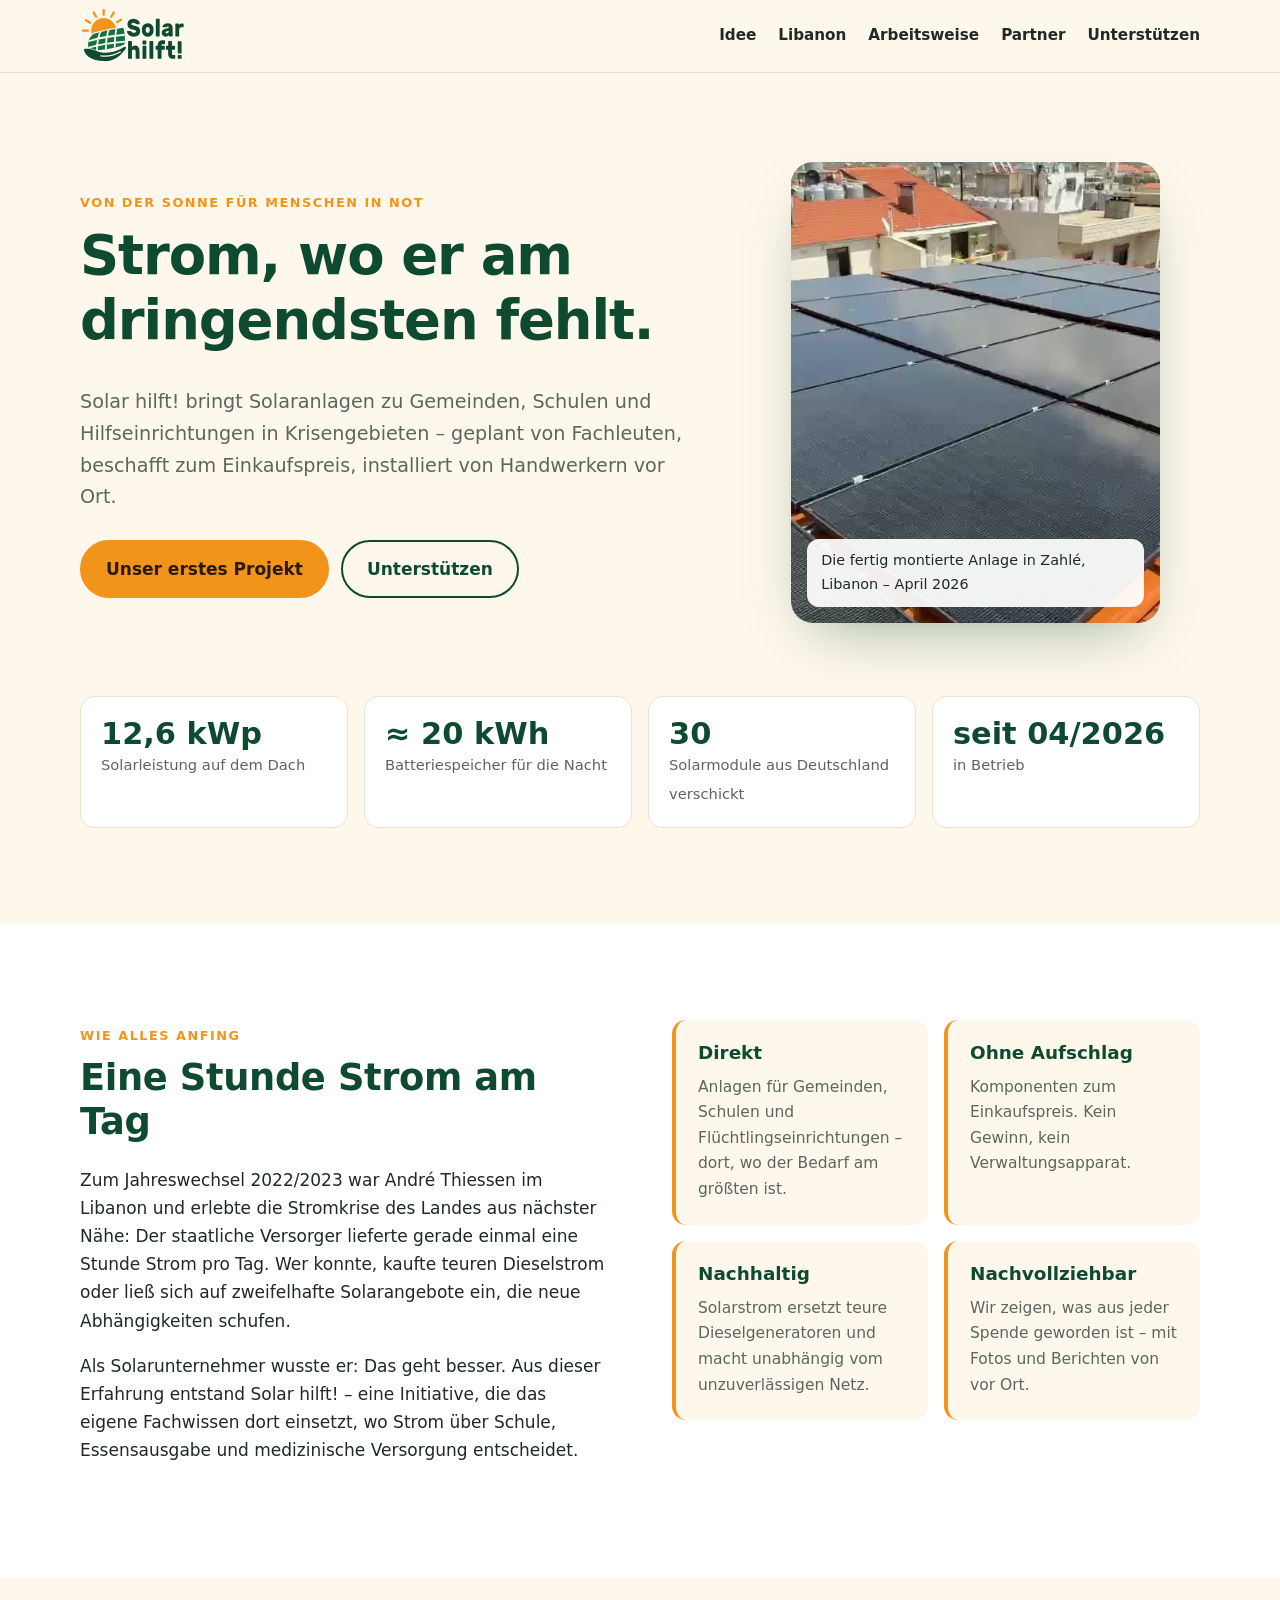
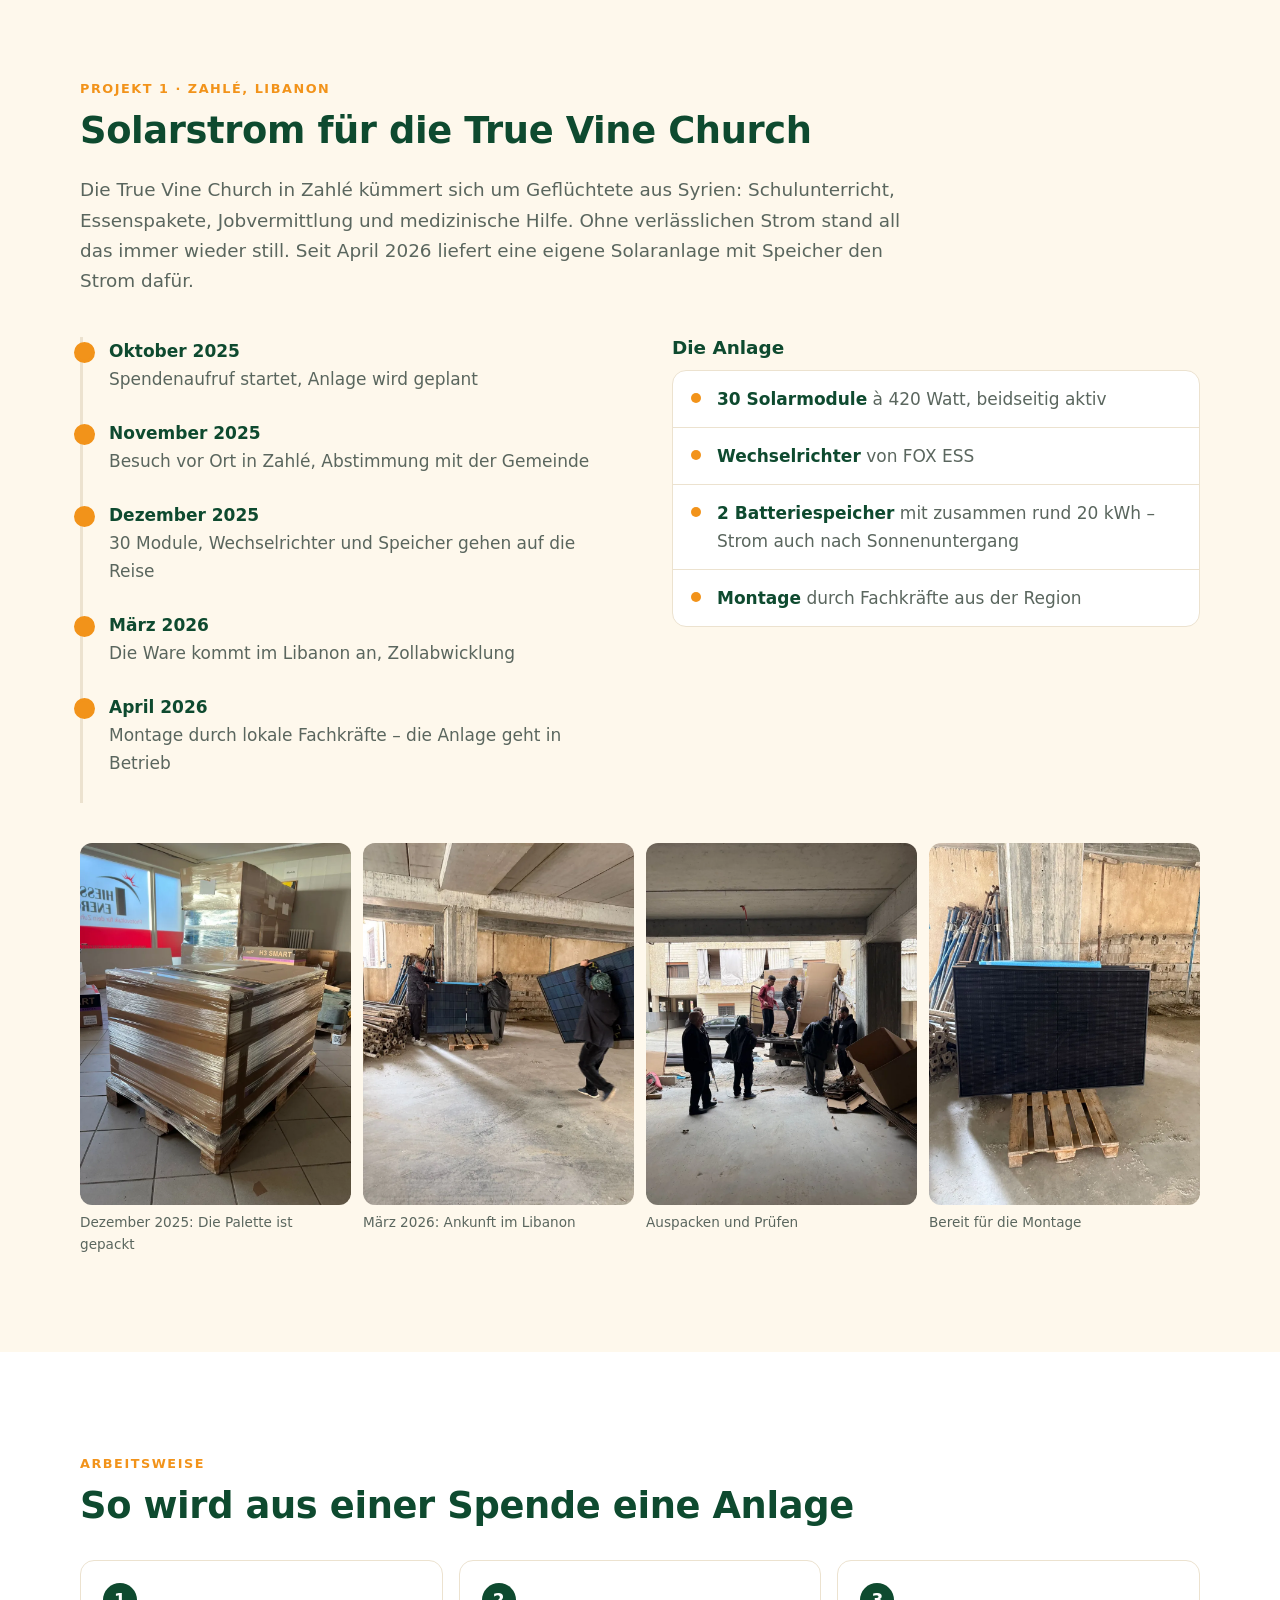
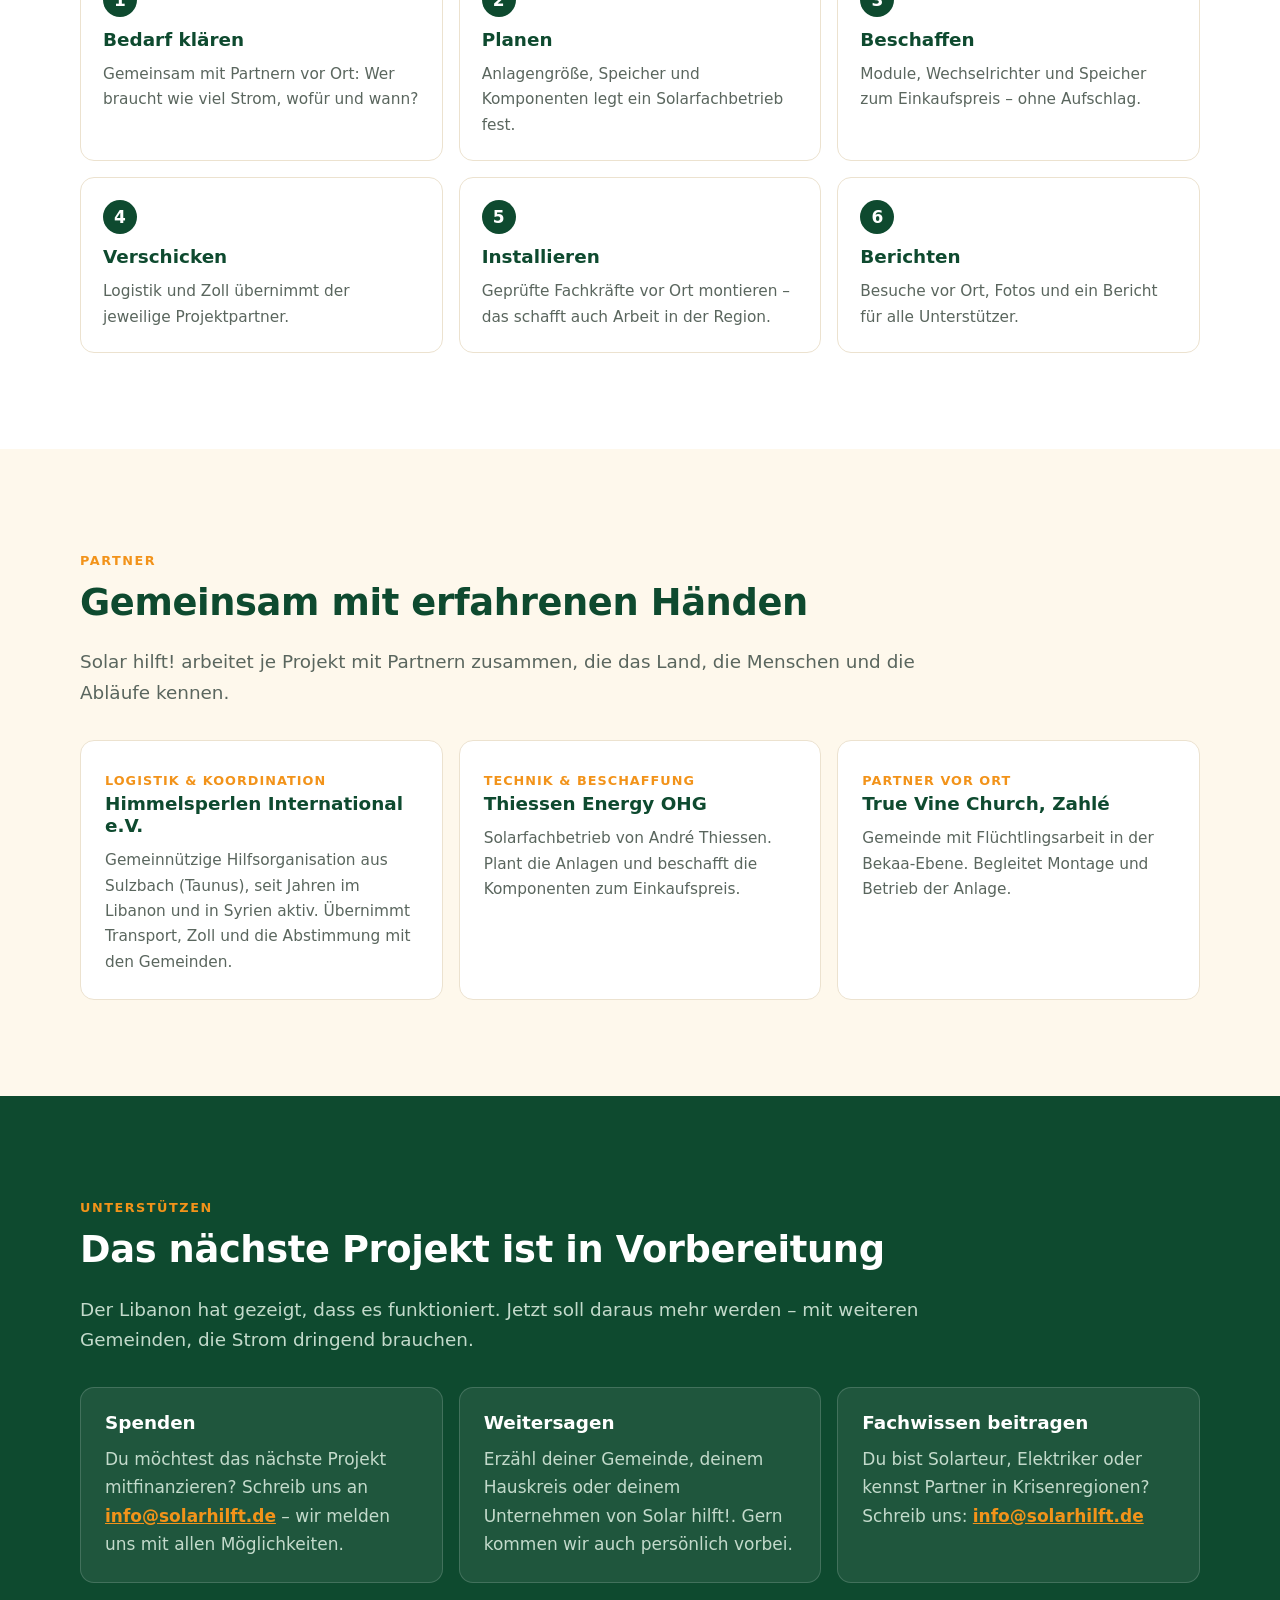
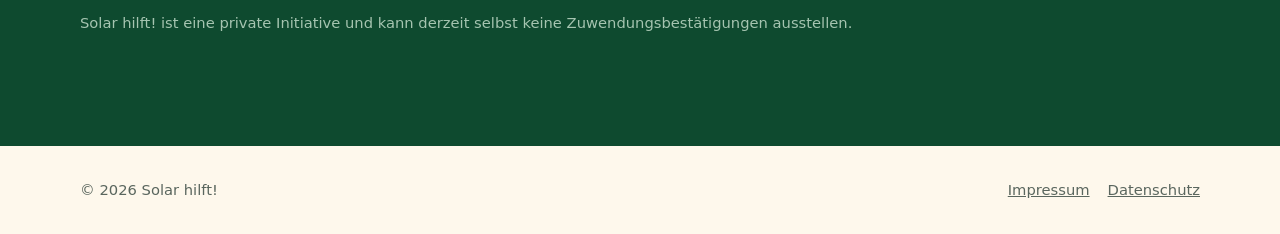
<file: index.html>
<!doctype html>
<html lang="de">
<head>
<meta charset="utf-8">
<meta name="viewport" content="width=device-width, initial-scale=1">
<title>Solar hilft! – Solarstrom für Menschen in Krisengebieten</title>
<meta name="description" content="Solar hilft! bringt Solaranlagen zu Gemeinden in Krisengebieten. Erstes Projekt: 12,6 kWp mit Speicher für eine Flüchtlingshilfe in Zahlé, Libanon – seit April 2026 in Betrieb.">
<meta property="og:title" content="Solar hilft! – Solarstrom für Menschen in Krisengebieten">
<meta property="og:description" content="Erstes Projekt: Solaranlage mit Speicher für eine Gemeinde in Zahlé, Libanon, die sich um Geflüchtete kümmert. Seit April 2026 in Betrieb.">
<meta property="og:image" content="https://solarhilft.de/bilder/anlage-zahle.webp">
<meta property="og:type" content="website">
<link rel="icon" href="favicon.svg" type="image/svg+xml">
<link rel="icon" href="favicon.png" type="image/png">
<link rel="apple-touch-icon" href="apple-touch-icon.png">
<link rel="stylesheet" href="stil.css">
</head>
<body>

<header class="kopf">
  <div class="rahmen">
    <a class="marke" href="#"><img src="bilder/logo.svg" alt="Solar hilft!" width="108" height="56"></a>
    <nav class="navi" aria-label="Hauptnavigation">
      <a href="#idee">Idee</a>
      <a href="#libanon">Libanon</a>
      <a href="#arbeitsweise">Arbeitsweise</a>
      <a href="#partner">Partner</a>
      <a href="#unterstuetzen">Unterstützen</a>
    </nav>
  </div>
</header>

<a class="hinweisband" id="band-sam-childers" href="sam-childers/">
  <span class="rahmen"><span><strong>Sa 17.10., 18 Uhr:</strong> Solar hilft! lädt ein – Sam Childers, der echte Machine Gun Preacher, live in Kassel.</span><span class="pfeil">Mehr erfahren →</span></span>
</a>
<script>
  if (Date.now() > Date.parse("2026-10-17T22:00:00+02:00")) document.getElementById("band-sam-childers").remove();
</script>

<main>

<section class="buehne">
  <div class="rahmen oben">
    <div>
      <span class="dachzeile">Von der Sonne für Menschen in Not</span>
      <h1>Strom, wo er am dringendsten fehlt.</h1>
      <p>Solar hilft! bringt Solaranlagen zu Gemeinden, Schulen und Hilfseinrichtungen in Krisengebieten – geplant von Fachleuten, beschafft zum Einkaufspreis, installiert von Handwerkern vor Ort.</p>
      <div class="knoepfe">
        <a class="knopf" href="#libanon">Unser erstes Projekt</a>
        <a class="knopf leer" href="#unterstuetzen">Unterstützen</a>
      </div>
    </div>
    <figure class="buehnenbild">
      <img src="bilder/anlage-zahle.webp" alt="Schwarze Solarmodule auf einem Dach in Zahlé, im Hintergrund die Bekaa-Ebene und Berge" width="464" height="832">
      <figcaption>Die fertig montierte Anlage in Zahlé, Libanon – April 2026</figcaption>
    </figure>
  </div>
  <div class="rahmen">
    <div class="zahlen">
      <div class="zahl"><strong>12,6 kWp</strong><span>Solarleistung auf dem Dach</span></div>
      <div class="zahl"><strong>≈ 20 kWh</strong><span>Batteriespeicher für die Nacht</span></div>
      <div class="zahl"><strong>30</strong><span>Solarmodule aus Deutschland verschickt</span></div>
      <div class="zahl"><strong>seit 04/2026</strong><span>in Betrieb</span></div>
    </div>
  </div>
</section>

<section id="idee" class="abschnitt-weiss">
  <div class="rahmen zweispaltig">
    <div>
      <span class="dachzeile">Wie alles anfing</span>
      <h2>Eine Stunde Strom am Tag</h2>
      <p>Zum Jahreswechsel 2022/2023 war André Thiessen im Libanon und erlebte die Stromkrise des Landes aus nächster Nähe: Der staatliche Versorger lieferte gerade einmal eine Stunde Strom pro Tag. Wer konnte, kaufte teuren Dieselstrom oder ließ sich auf zweifelhafte Solarangebote ein, die neue Abhängigkeiten schufen.</p>
      <p>Als Solarunternehmer wusste er: Das geht besser. Aus dieser Erfahrung entstand Solar hilft! – eine Initiative, die das eigene Fachwissen dort einsetzt, wo Strom über Schule, Essensausgabe und medizinische Versorgung entscheidet.</p>
    </div>
    <div class="leitsaetze">
      <div class="leitsatz"><h3>Direkt</h3><p>Anlagen für Gemeinden, Schulen und Flüchtlingseinrichtungen – dort, wo der Bedarf am größten ist.</p></div>
      <div class="leitsatz"><h3>Ohne Aufschlag</h3><p>Komponenten zum Einkaufspreis. Kein Gewinn, kein Verwaltungsapparat.</p></div>
      <div class="leitsatz"><h3>Nachhaltig</h3><p>Solarstrom ersetzt teure Dieselgeneratoren und macht unabhängig vom unzuverlässigen Netz.</p></div>
      <div class="leitsatz"><h3>Nachvollziehbar</h3><p>Wir zeigen, was aus jeder Spende geworden ist – mit Fotos und Berichten von vor Ort.</p></div>
    </div>
  </div>
</section>

<section id="libanon">
  <div class="rahmen">
    <span class="dachzeile">Projekt 1 · Zahlé, Libanon</span>
    <h2>Solarstrom für die True Vine Church</h2>
    <p class="einleitung">Die True Vine Church in Zahlé kümmert sich um Geflüchtete aus Syrien: Schulunterricht, Essenspakete, Jobvermittlung und medizinische Hilfe. Ohne verlässlichen Strom stand all das immer wieder still. Seit April 2026 liefert eine eigene Solaranlage mit Speicher den Strom dafür.</p>

    <div class="zweispaltig" style="margin-top:40px">
      <ol class="zeitleiste">
        <li class="fertig"><time>Oktober 2025</time><p>Spendenaufruf startet, Anlage wird geplant</p></li>
        <li class="fertig"><time>November 2025</time><p>Besuch vor Ort in Zahlé, Abstimmung mit der Gemeinde</p></li>
        <li class="fertig"><time>Dezember 2025</time><p>30 Module, Wechselrichter und Speicher gehen auf die Reise</p></li>
        <li class="fertig"><time>März 2026</time><p>Die Ware kommt im Libanon an, Zollabwicklung</p></li>
        <li class="fertig"><time>April 2026</time><p>Montage durch lokale Fachkräfte – die Anlage geht in Betrieb</p></li>
      </ol>
      <div>
        <h3>Die Anlage</h3>
        <ul class="technik">
          <li><strong>30 Solarmodule</strong> à 420 Watt, beidseitig aktiv</li>
          <li><strong>Wechselrichter</strong> von FOX ESS</li>
          <li><strong>2 Batteriespeicher</strong> mit zusammen rund 20 kWh – Strom auch nach Sonnenuntergang</li>
          <li><strong>Montage</strong> durch Fachkräfte aus der Region</li>
        </ul>
      </div>
    </div>

    <div class="galerie">
      <figure><img src="bilder/palette-versand.webp" alt="Verpackte Palette mit Solarmodulen vor dem Versand" loading="lazy" width="900" height="1200"><figcaption>Dezember 2025: Die Palette ist gepackt</figcaption></figure>
      <figure><img src="bilder/ankunft-libanon-1.webp" alt="Helfer tragen Solarmodule in einen Rohbau im Libanon" loading="lazy" width="900" height="1200"><figcaption>März 2026: Ankunft im Libanon</figcaption></figure>
      <figure><img src="bilder/ankunft-libanon-2.webp" alt="Helfer beim Auspacken der Lieferung" loading="lazy" width="900" height="1200"><figcaption>Auspacken und Prüfen</figcaption></figure>
      <figure><img src="bilder/modul-libanon.webp" alt="Ein schwarzes Solarmodul auf einer Palette" loading="lazy" width="900" height="1200"><figcaption>Bereit für die Montage</figcaption></figure>
    </div>
  </div>
</section>

<section id="arbeitsweise" class="abschnitt-weiss">
  <div class="rahmen">
    <span class="dachzeile">Arbeitsweise</span>
    <h2>So wird aus einer Spende eine Anlage</h2>
    <ol class="schritte" style="margin-top:32px">
      <li><h3>Bedarf klären</h3><p>Gemeinsam mit Partnern vor Ort: Wer braucht wie viel Strom, wofür und wann?</p></li>
      <li><h3>Planen</h3><p>Anlagengröße, Speicher und Komponenten legt ein Solarfachbetrieb fest.</p></li>
      <li><h3>Beschaffen</h3><p>Module, Wechselrichter und Speicher zum Einkaufspreis – ohne Aufschlag.</p></li>
      <li><h3>Verschicken</h3><p>Logistik und Zoll übernimmt der jeweilige Projektpartner.</p></li>
      <li><h3>Installieren</h3><p>Geprüfte Fachkräfte vor Ort montieren – das schafft auch Arbeit in der Region.</p></li>
      <li><h3>Berichten</h3><p>Besuche vor Ort, Fotos und ein Bericht für alle Unterstützer.</p></li>
    </ol>
  </div>
</section>

<section id="partner">
  <div class="rahmen">
    <span class="dachzeile">Partner</span>
    <h2>Gemeinsam mit erfahrenen Händen</h2>
    <p class="einleitung">Solar hilft! arbeitet je Projekt mit Partnern zusammen, die das Land, die Menschen und die Abläufe kennen.</p>
    <div class="partner" style="margin-top:32px">
      <div class="partnerkarte"><span class="rolle">Logistik &amp; Koordination</span><h3>Himmelsperlen International e.V.</h3><p>Gemeinnützige Hilfsorganisation aus Sulzbach (Taunus), seit Jahren im Libanon und in Syrien aktiv. Übernimmt Transport, Zoll und die Abstimmung mit den Gemeinden.</p></div>
      <div class="partnerkarte"><span class="rolle">Technik &amp; Beschaffung</span><h3>Thiessen Energy OHG</h3><p>Solarfachbetrieb von André Thiessen. Plant die Anlagen und beschafft die Komponenten zum Einkaufspreis.</p></div>
      <div class="partnerkarte"><span class="rolle">Partner vor Ort</span><h3>True Vine Church, Zahlé</h3><p>Gemeinde mit Flüchtlingsarbeit in der Bekaa-Ebene. Begleitet Montage und Betrieb der Anlage.</p></div>
    </div>
  </div>
</section>

<section id="unterstuetzen" class="mitmachen">
  <div class="rahmen">
    <span class="dachzeile">Unterstützen</span>
    <h2>Das nächste Projekt ist in Vorbereitung</h2>
    <p class="einleitung">Der Libanon hat gezeigt, dass es funktioniert. Jetzt soll daraus mehr werden – mit weiteren Gemeinden, die Strom dringend brauchen.</p>
    <div class="wege">
      <div class="weg"><h3>Spenden</h3><p>Du möchtest das nächste Projekt mitfinanzieren? Schreib uns an <a href="mailto:info@solarhilft.de">info@solarhilft.de</a> – wir melden uns mit allen Möglichkeiten.</p></div>
      <div class="weg"><h3>Weitersagen</h3><p>Erzähl deiner Gemeinde, deinem Hauskreis oder deinem Unternehmen von Solar hilft!. Gern kommen wir auch persönlich vorbei.</p></div>
      <div class="weg"><h3>Fachwissen beitragen</h3><p>Du bist Solarteur, Elektriker oder kennst Partner in Krisenregionen? Schreib uns: <a href="mailto:info@solarhilft.de">info@solarhilft.de</a></p></div>
    </div>
    <p class="hinweis">Solar hilft! ist eine private Initiative und kann derzeit selbst keine Zuwendungsbestätigungen ausstellen.</p>
  </div>
</section>

</main>

<footer class="fuss">
  <div class="rahmen">
    <span>© 2026 Solar hilft!</span>
    <span><a href="impressum.html">Impressum</a><a href="datenschutz.html">Datenschutz</a></span>
  </div>
</footer>

</body>
</html>
</file>
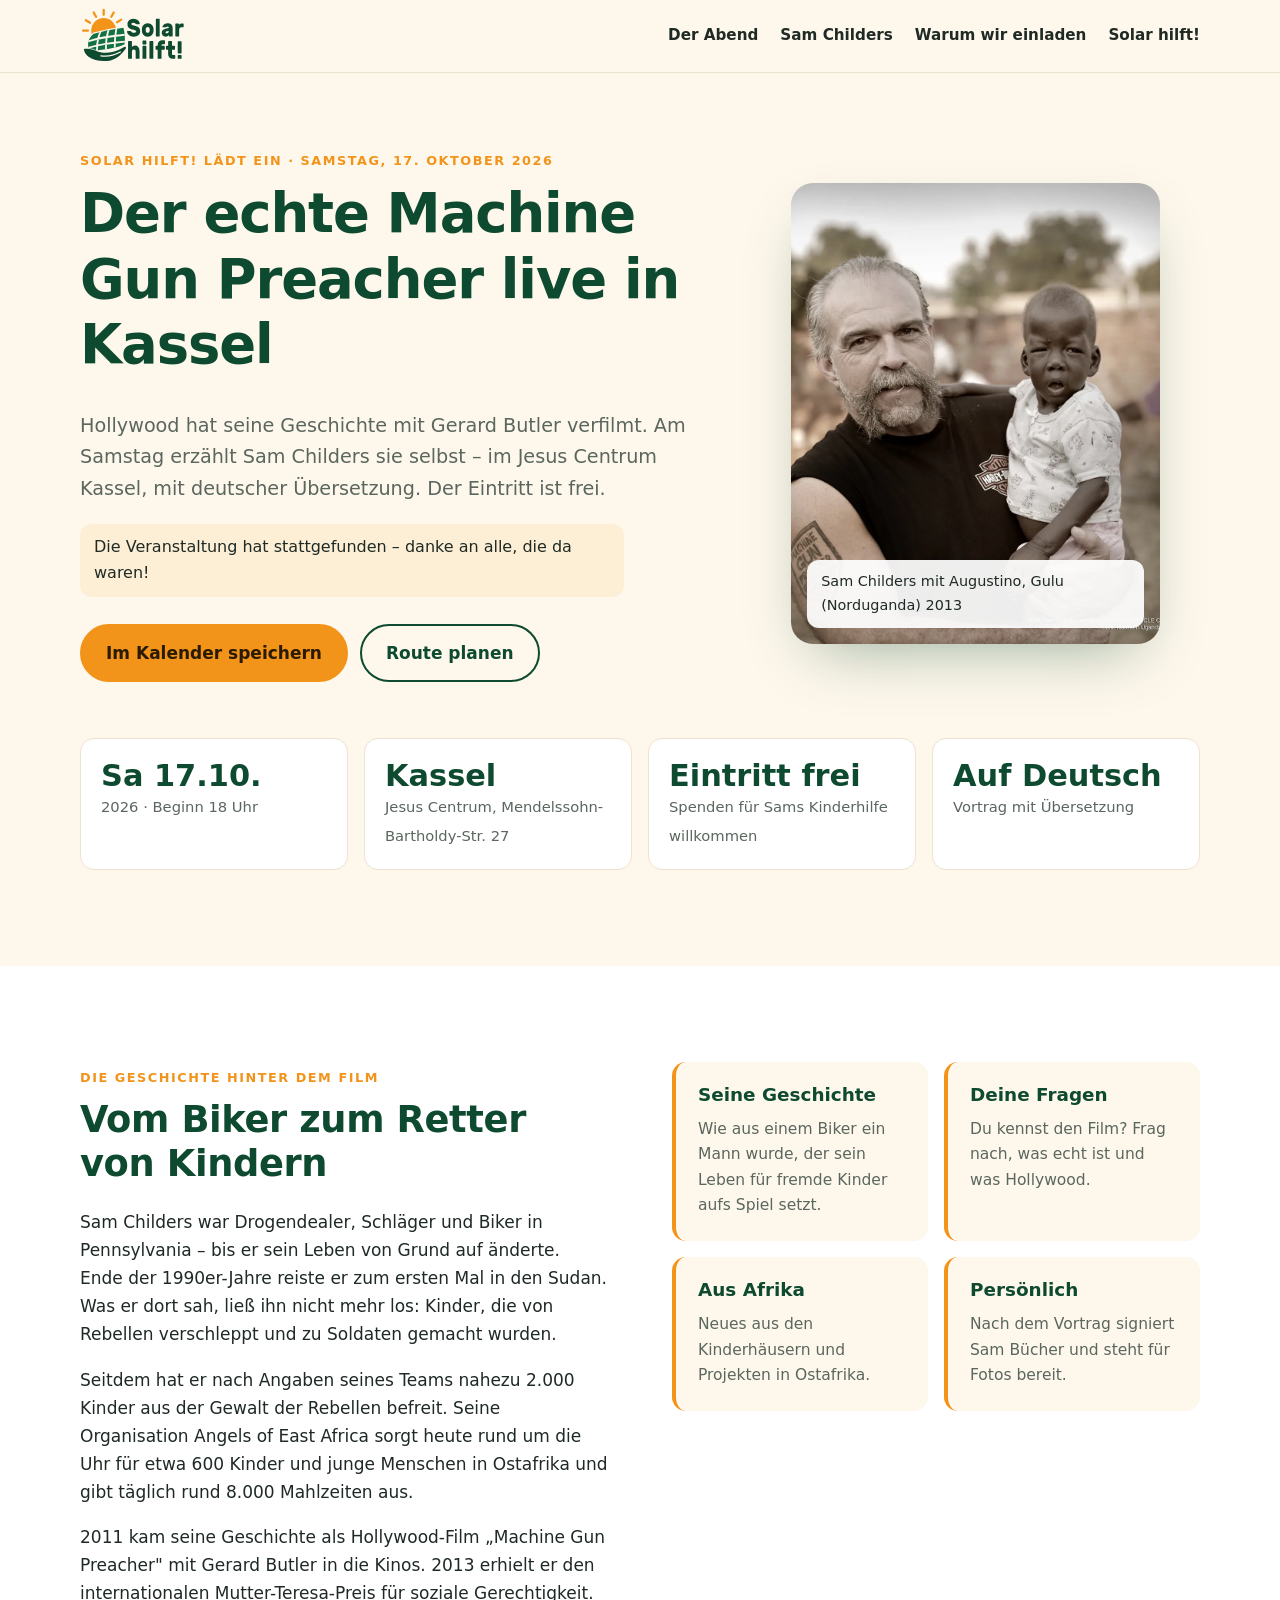
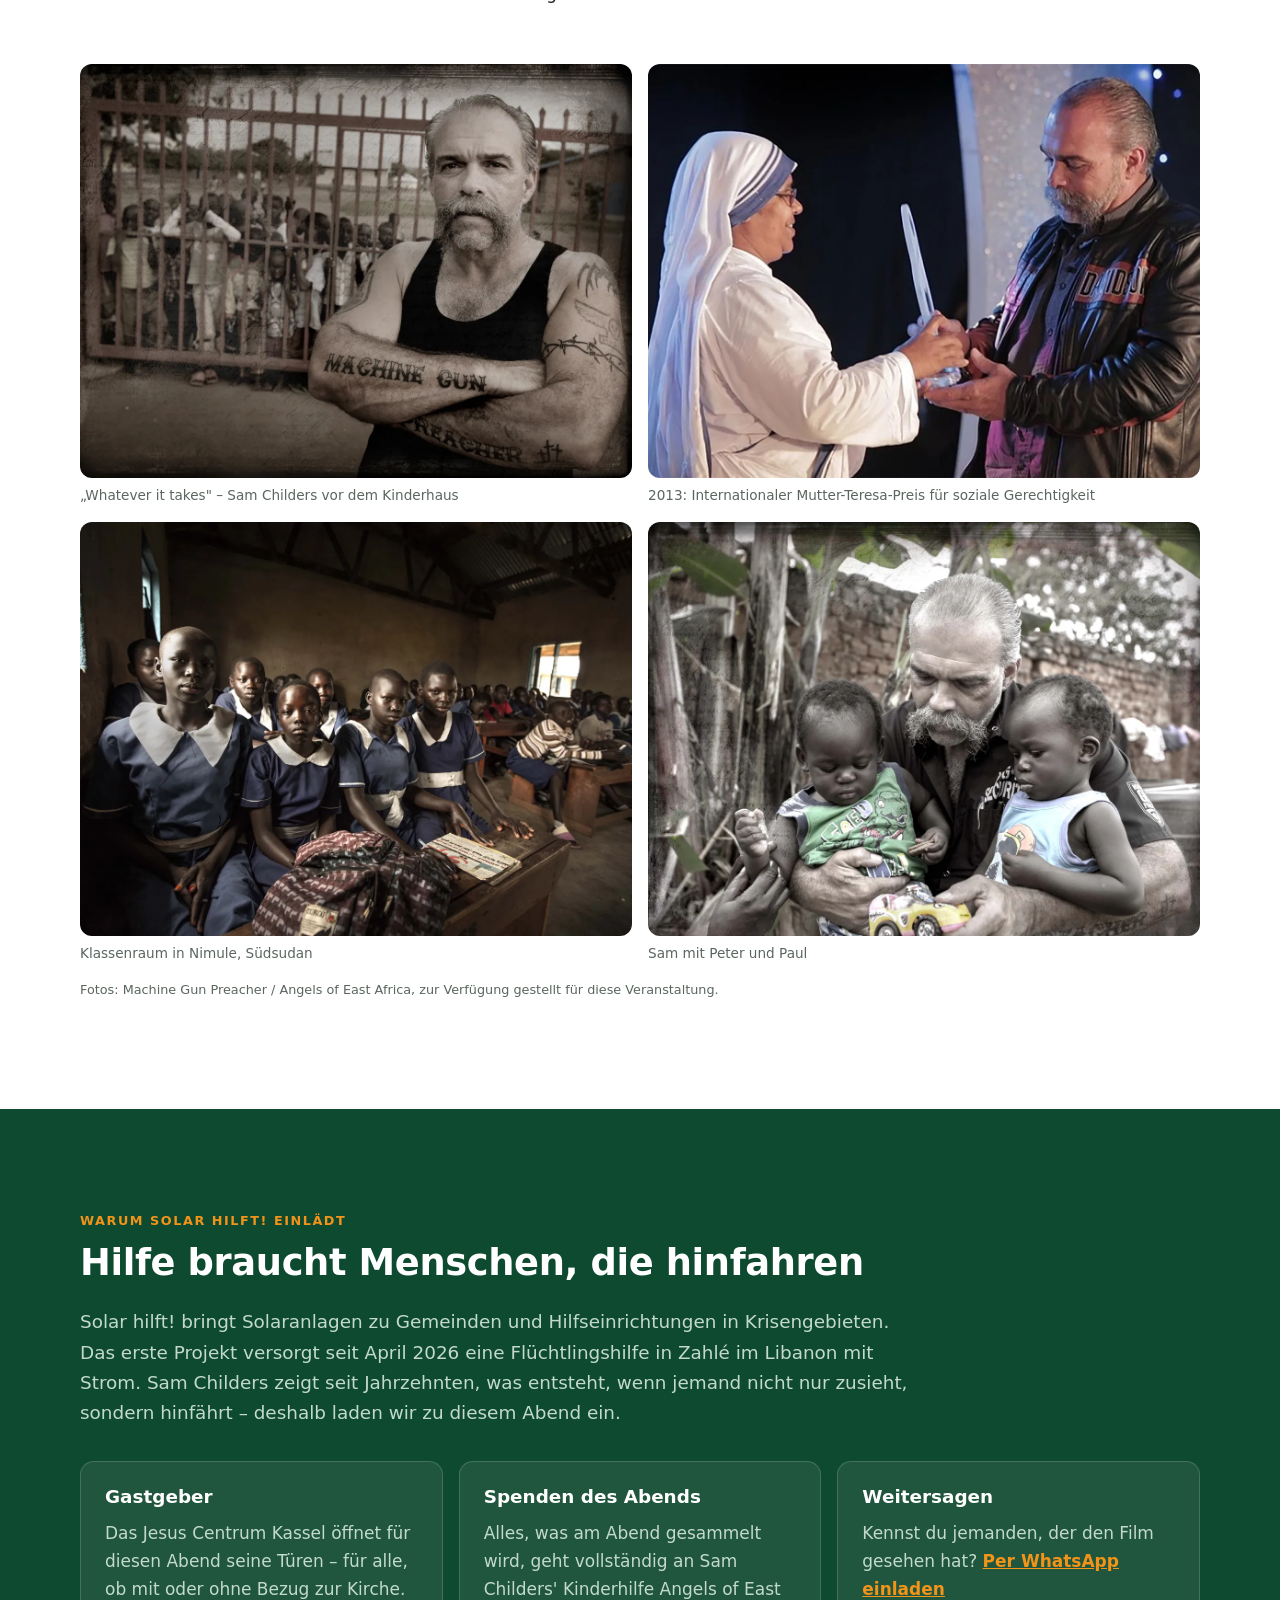
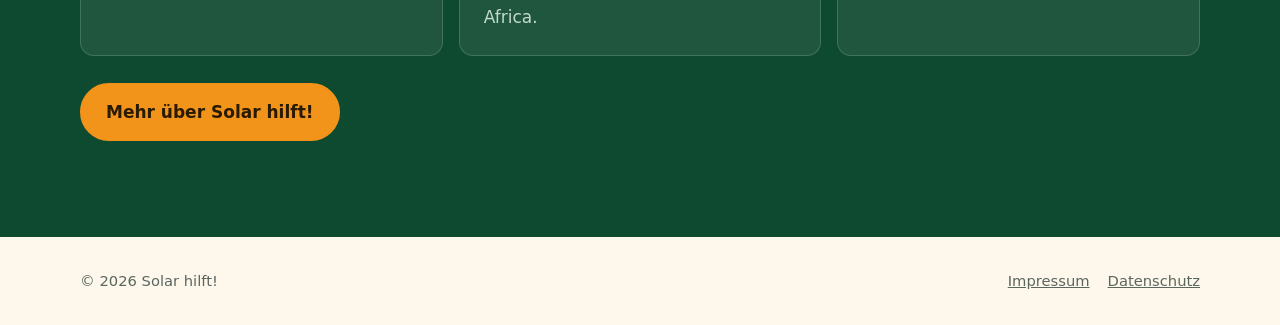
<file: sam-childers/index.html>
<!doctype html>
<html lang="de">
<head>
<meta charset="utf-8">
<meta name="viewport" content="width=device-width, initial-scale=1">
<title>Sam Childers live in Kassel – Solar hilft! lädt ein</title>
<meta name="description" content="Der echte Machine Gun Preacher erzählt seine Geschichte: Samstag, 17. Oktober 2026, 18 Uhr, Jesus Centrum Kassel. Eintritt frei, mit deutscher Übersetzung.">
<meta property="og:title" content="Sam Childers – der echte Machine Gun Preacher live in Kassel">
<meta property="og:description" content="Samstag, 17. Oktober 2026, 18 Uhr, Jesus Centrum Kassel. Eintritt frei, mit deutscher Übersetzung. Solar hilft! lädt ein.">
<meta property="og:image" content="https://solarhilft.de/sam-childers/vorschau.jpg">
<meta property="og:image:width" content="1200">
<meta property="og:image:height" content="675">
<meta property="og:url" content="https://solarhilft.de/sam-childers/">
<meta property="og:type" content="website">
<link rel="icon" href="../favicon.svg" type="image/svg+xml">
<link rel="icon" href="../favicon.png" type="image/png">
<link rel="apple-touch-icon" href="../apple-touch-icon.png">
<link rel="stylesheet" href="../stil.css">
</head>
<body>

<header class="kopf">
  <div class="rahmen">
    <a class="marke" href="../"><img src="../bilder/logo.svg" alt="Solar hilft! – zur Startseite" width="108" height="56"></a>
    <nav class="navi" aria-label="Hauptnavigation">
      <a href="#abend">Der Abend</a>
      <a href="#sam">Sam Childers</a>
      <a href="#warum">Warum wir einladen</a>
      <a href="../">Solar hilft!</a>
    </nav>
  </div>
</header>

<main>

<section class="buehne">
  <div class="rahmen oben">
    <div>
      <span class="dachzeile">Solar hilft! lädt ein · Samstag, 17. Oktober 2026</span>
      <h1>Der echte Machine Gun Preacher live in Kassel</h1>
      <p>Hollywood hat seine Geschichte mit Gerard Butler verfilmt. Am Samstag erzählt Sam Childers sie selbst – im Jesus Centrum Kassel, mit deutscher Übersetzung. Der Eintritt ist frei.</p>
      <p class="vorbei" id="vorbei" hidden>Die Veranstaltung hat stattgefunden – danke an alle, die da waren!</p>
      <div class="knoepfe">
        <a class="knopf" href="sam-childers.ics" download>Im Kalender speichern</a>
        <a class="knopf leer" href="https://www.google.com/maps/search/?api=1&amp;query=Jesus+Centrum+Kassel+Mendelssohn-Bartholdy-Stra%C3%9Fe+27+34134+Kassel" rel="noopener">Route planen</a>
      </div>
    </div>
    <figure class="buehnenbild">
      <img src="sam-augustino.webp" alt="Sam Childers mit dem kleinen Augustino auf dem Arm" width="960" height="1200">
      <figcaption>Sam Childers mit Augustino, Gulu (Norduganda) 2013</figcaption>
    </figure>
  </div>
  <div class="rahmen" id="abend">
    <div class="zahlen">
      <div class="zahl"><strong>Sa 17.10.</strong><span>2026 · Beginn 18 Uhr</span></div>
      <div class="zahl"><strong>Kassel</strong><span>Jesus Centrum, Mendelssohn-Bartholdy-Str. 27</span></div>
      <div class="zahl"><strong>Eintritt frei</strong><span>Spenden für Sams Kinderhilfe willkommen</span></div>
      <div class="zahl"><strong>Auf Deutsch</strong><span>Vortrag mit Übersetzung</span></div>
    </div>
  </div>
</section>

<section id="sam" class="abschnitt-weiss">
  <div class="rahmen zweispaltig">
    <div>
      <span class="dachzeile">Die Geschichte hinter dem Film</span>
      <h2>Vom Biker zum Retter von Kindern</h2>
      <p>Sam Childers war Drogendealer, Schläger und Biker in Pennsylvania – bis er sein Leben von Grund auf änderte. Ende der 1990er-Jahre reiste er zum ersten Mal in den Sudan. Was er dort sah, ließ ihn nicht mehr los: Kinder, die von Rebellen verschleppt und zu Soldaten gemacht wurden.</p>
      <p>Seitdem hat er nach Angaben seines Teams nahezu 2.000 Kinder aus der Gewalt der Rebellen befreit. Seine Organisation Angels of East Africa sorgt heute rund um die Uhr für etwa 600 Kinder und junge Menschen in Ostafrika und gibt täglich rund 8.000 Mahlzeiten aus.</p>
      <p>2011 kam seine Geschichte als Hollywood-Film „Machine Gun Preacher" mit Gerard Butler in die Kinos. 2013 erhielt er den internationalen Mutter-Teresa-Preis für soziale Gerechtigkeit.</p>
    </div>
    <div class="leitsaetze">
      <div class="leitsatz"><h3>Seine Geschichte</h3><p>Wie aus einem Biker ein Mann wurde, der sein Leben für fremde Kinder aufs Spiel setzt.</p></div>
      <div class="leitsatz"><h3>Deine Fragen</h3><p>Du kennst den Film? Frag nach, was echt ist und was Hollywood.</p></div>
      <div class="leitsatz"><h3>Aus Afrika</h3><p>Neues aus den Kinderhäusern und Projekten in Ostafrika.</p></div>
      <div class="leitsatz"><h3>Persönlich</h3><p>Nach dem Vortrag signiert Sam Bücher und steht für Fotos bereit.</p></div>
    </div>
  </div>
  <div class="rahmen">
    <div class="galerie quer">
      <figure><img src="sam-tattoo.webp" alt="Sam Childers mit verschränkten Armen, Tätowierung „Machine Gun Preacher“" loading="lazy" width="1200" height="900"><figcaption>„Whatever it takes" – Sam Childers vor dem Kinderhaus</figcaption></figure>
      <figure><img src="mutter-teresa-preis.webp" alt="Sam Childers erhält den Mutter-Teresa-Preis" loading="lazy" width="1200" height="900"><figcaption>2013: Internationaler Mutter-Teresa-Preis für soziale Gerechtigkeit</figcaption></figure>
      <figure><img src="schule-nimule.webp" alt="Schulkinder in Uniform in einem Klassenraum in Nimule, Südsudan" loading="lazy" width="1200" height="900"><figcaption>Klassenraum in Nimule, Südsudan</figcaption></figure>
      <figure><img src="peter-und-paul.webp" alt="Sam Childers mit zwei Kleinkindern" loading="lazy" width="1200" height="900"><figcaption>Sam mit Peter und Paul</figcaption></figure>
    </div>
    <p class="bildnachweis">Fotos: Machine Gun Preacher / Angels of East Africa, zur Verfügung gestellt für diese Veranstaltung.</p>
  </div>
</section>

<section id="warum" class="mitmachen">
  <div class="rahmen">
    <span class="dachzeile">Warum Solar hilft! einlädt</span>
    <h2>Hilfe braucht Menschen, die hinfahren</h2>
    <p class="einleitung">Solar hilft! bringt Solaranlagen zu Gemeinden und Hilfseinrichtungen in Krisengebieten. Das erste Projekt versorgt seit April 2026 eine Flüchtlingshilfe in Zahlé im Libanon mit Strom. Sam Childers zeigt seit Jahrzehnten, was entsteht, wenn jemand nicht nur zusieht, sondern hinfährt – deshalb laden wir zu diesem Abend ein.</p>
    <div class="wege">
      <div class="weg"><h3>Gastgeber</h3><p>Das Jesus Centrum Kassel öffnet für diesen Abend seine Türen – für alle, ob mit oder ohne Bezug zur Kirche.</p></div>
      <div class="weg"><h3>Spenden des Abends</h3><p>Alles, was am Abend gesammelt wird, geht vollständig an Sam Childers' Kinderhilfe Angels of East Africa.</p></div>
      <div class="weg"><h3>Weitersagen</h3><p>Kennst du jemanden, der den Film gesehen hat? <a href="https://wa.me/?text=Sam%20Childers%2C%20der%20echte%20Machine%20Gun%20Preacher%2C%20live%20in%20Kassel%3A%20Sa%2017.10.%2C%2018%20Uhr%2C%20Jesus%20Centrum.%20Eintritt%20frei.%20https%3A%2F%2Fsolarhilft.de%2Fsam-childers%2F" rel="noopener">Per WhatsApp einladen</a></p></div>
    </div>
    <div class="knoepfe">
      <a class="knopf" href="../">Mehr über Solar hilft!</a>
    </div>
  </div>
</section>

</main>

<footer class="fuss">
  <div class="rahmen">
    <span>© 2026 Solar hilft!</span>
    <span><a href="../impressum.html">Impressum</a><a href="../datenschutz.html">Datenschutz</a></span>
  </div>
</footer>

<script>
  if (Date.now() > Date.parse("2026-10-17T22:00:00+02:00")) document.getElementById("vorbei").hidden = false;
</script>
</body>
</html>
</file>
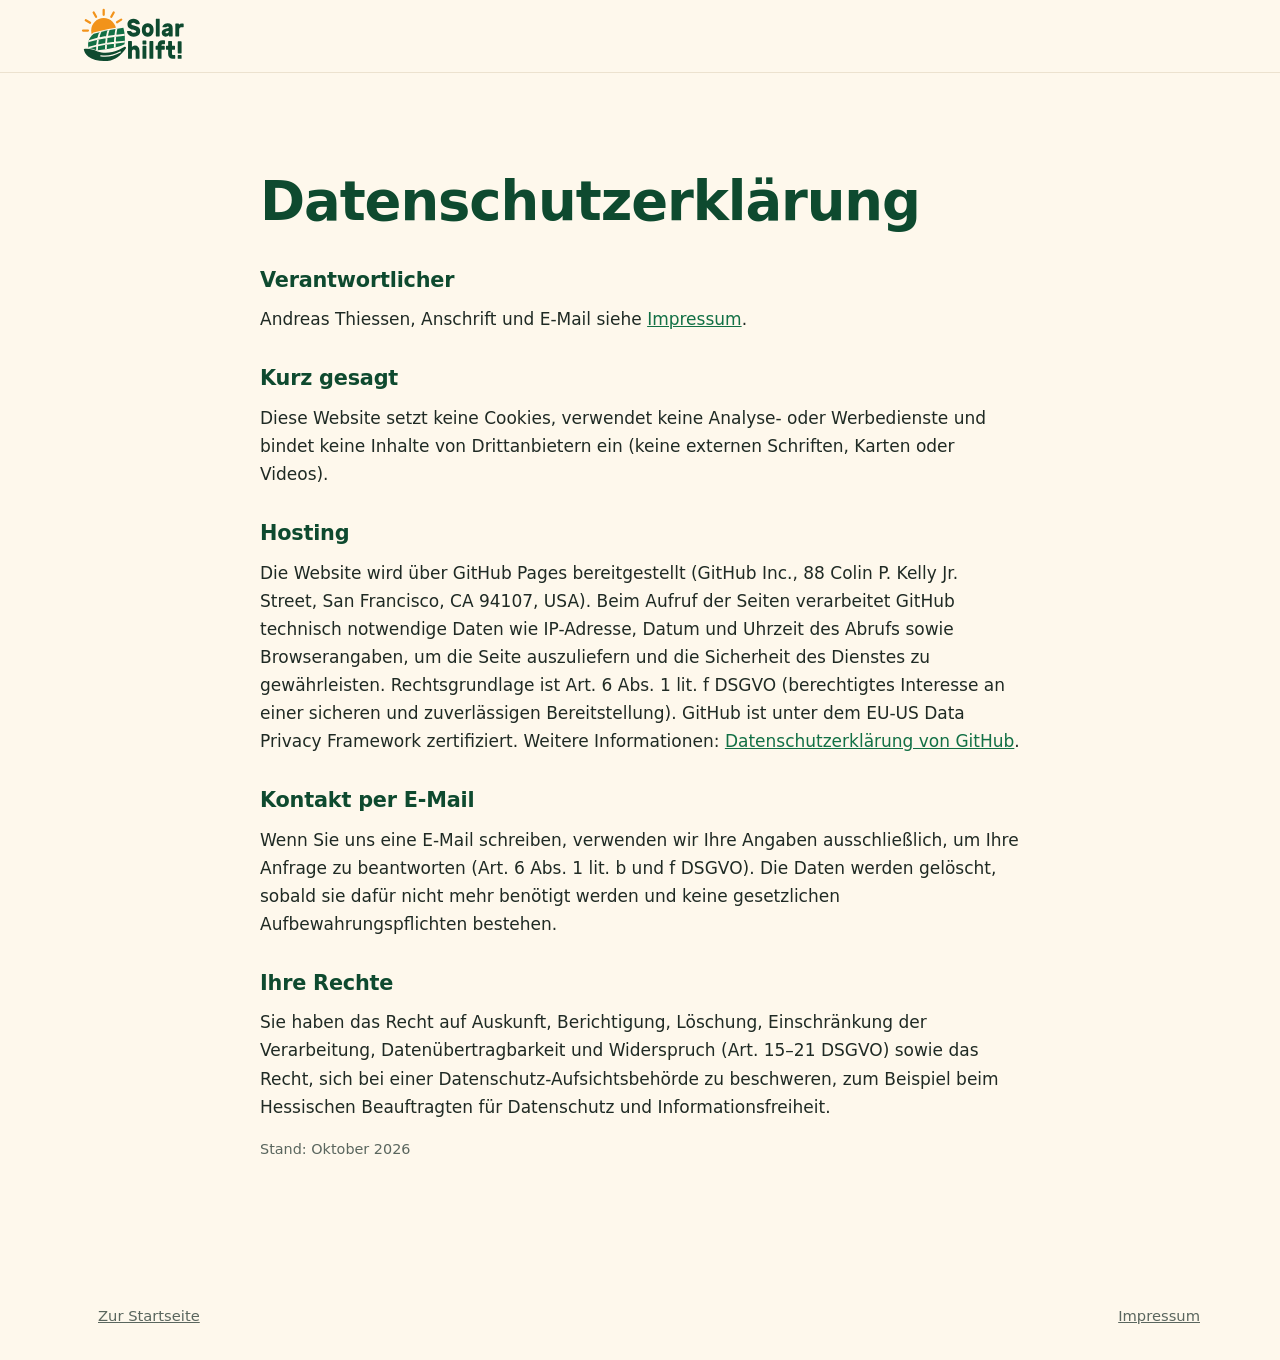
<file: datenschutz.html>
<!doctype html>
<html lang="de">
<head>
<meta charset="utf-8">
<meta name="viewport" content="width=device-width, initial-scale=1">
<title>Datenschutz – Solar hilft!</title>
<meta name="robots" content="noindex">
<link rel="icon" href="favicon.svg" type="image/svg+xml">
<link rel="icon" href="favicon.png" type="image/png">
<link rel="apple-touch-icon" href="apple-touch-icon.png">
<link rel="stylesheet" href="stil.css">
</head>
<body>
<header class="kopf"><div class="rahmen"><a class="marke" href="index.html"><img src="bilder/logo.svg" alt="Solar hilft!" width="108" height="56"></a></div></header>
<main><section><div class="rahmen rechtstext">
<h1>Datenschutzerklärung</h1>

<h2>Verantwortlicher</h2>
<p>Andreas Thiessen, Anschrift und E-Mail siehe <a href="impressum.html">Impressum</a>.</p>

<h2>Kurz gesagt</h2>
<p>Diese Website setzt keine Cookies, verwendet keine Analyse- oder Werbedienste und bindet keine Inhalte von Drittanbietern ein (keine externen Schriften, Karten oder Videos).</p>

<h2>Hosting</h2>
<p>Die Website wird über GitHub Pages bereitgestellt (GitHub Inc., 88 Colin P. Kelly Jr. Street, San Francisco, CA 94107, USA). Beim Aufruf der Seiten verarbeitet GitHub technisch notwendige Daten wie IP-Adresse, Datum und Uhrzeit des Abrufs sowie Browserangaben, um die Seite auszuliefern und die Sicherheit des Dienstes zu gewährleisten. Rechtsgrundlage ist Art. 6 Abs. 1 lit. f DSGVO (berechtigtes Interesse an einer sicheren und zuverlässigen Bereitstellung). GitHub ist unter dem EU-US Data Privacy Framework zertifiziert. Weitere Informationen: <a href="https://docs.github.com/de/site-policy/privacy-policies/github-general-privacy-statement">Datenschutzerklärung von GitHub</a>.</p>

<h2>Kontakt per E-Mail</h2>
<p>Wenn Sie uns eine E-Mail schreiben, verwenden wir Ihre Angaben ausschließlich, um Ihre Anfrage zu beantworten (Art. 6 Abs. 1 lit. b und f DSGVO). Die Daten werden gelöscht, sobald sie dafür nicht mehr benötigt werden und keine gesetzlichen Aufbewahrungspflichten bestehen.</p>

<h2>Ihre Rechte</h2>
<p>Sie haben das Recht auf Auskunft, Berichtigung, Löschung, Einschränkung der Verarbeitung, Datenübertragbarkeit und Widerspruch (Art. 15–21 DSGVO) sowie das Recht, sich bei einer Datenschutz-Aufsichtsbehörde zu beschweren, zum Beispiel beim Hessischen Beauftragten für Datenschutz und Informationsfreiheit.</p>

<p style="color:var(--leise);font-size:.9rem">Stand: Oktober 2026</p>
</div></section></main>
<footer class="fuss"><div class="rahmen"><a href="index.html">Zur Startseite</a><span><a href="impressum.html">Impressum</a></span></div></footer>
</body>
</html>
</file>
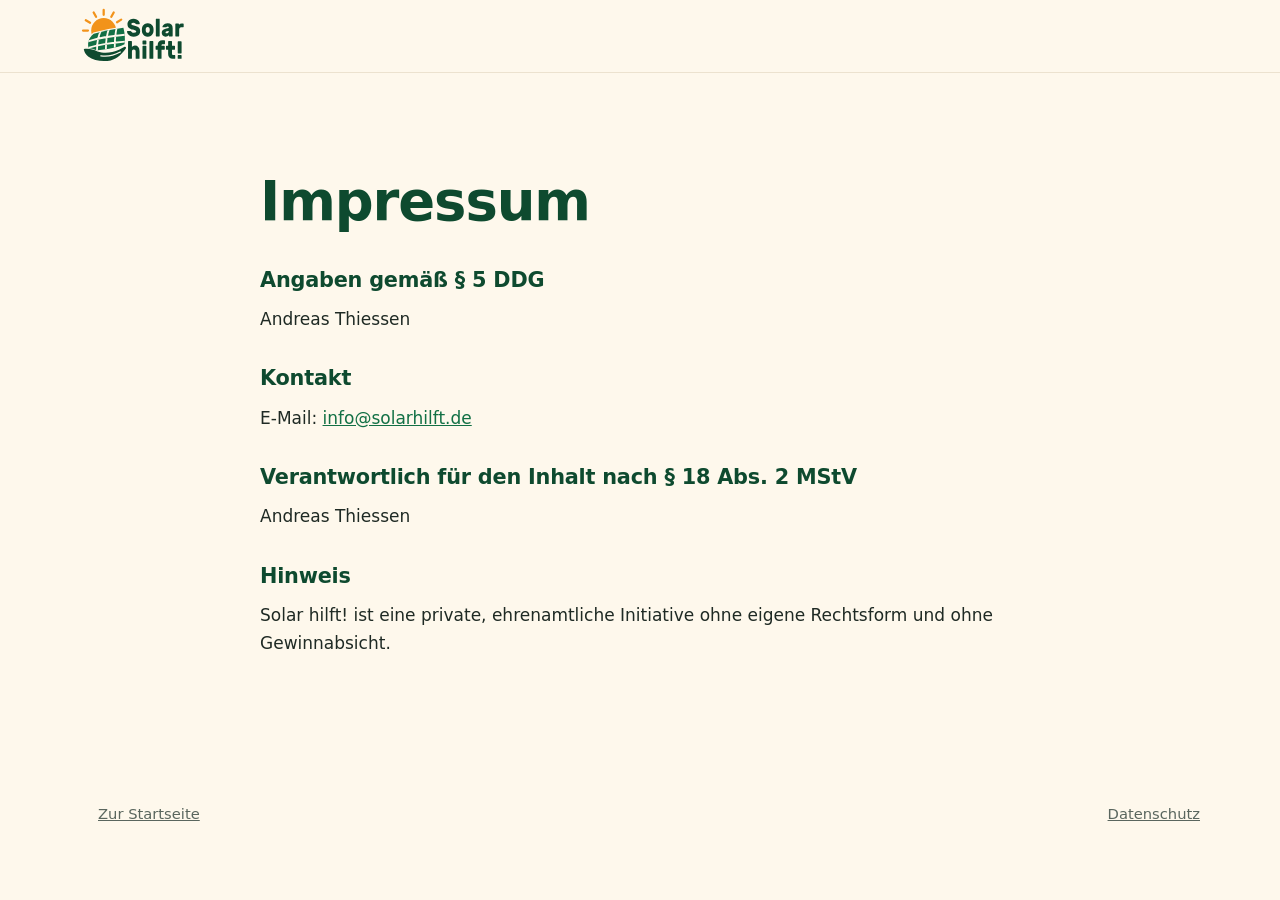
<file: impressum.html>
<!doctype html>
<html lang="de">
<head>
<meta charset="utf-8">
<meta name="viewport" content="width=device-width, initial-scale=1">
<title>Impressum – Solar hilft!</title>
<meta name="robots" content="noindex">
<link rel="icon" href="favicon.svg" type="image/svg+xml">
<link rel="icon" href="favicon.png" type="image/png">
<link rel="apple-touch-icon" href="apple-touch-icon.png">
<link rel="stylesheet" href="stil.css">
</head>
<body>
<header class="kopf"><div class="rahmen"><a class="marke" href="index.html"><img src="bilder/logo.svg" alt="Solar hilft!" width="108" height="56"></a></div></header>
<main><section><div class="rahmen rechtstext">
<h1>Impressum</h1>
<h2>Angaben gemäß § 5 DDG</h2>
<p>Andreas Thiessen</p>
<h2>Kontakt</h2>
<p>E-Mail: <a href="mailto:info@solarhilft.de">info@solarhilft.de</a></p>
<h2>Verantwortlich für den Inhalt nach § 18 Abs. 2 MStV</h2>
<p>Andreas Thiessen</p>
<h2>Hinweis</h2>
<p>Solar hilft! ist eine private, ehrenamtliche Initiative ohne eigene Rechtsform und ohne Gewinnabsicht.</p>
</div></section></main>
<footer class="fuss"><div class="rahmen"><a href="index.html">Zur Startseite</a><span><a href="datenschutz.html">Datenschutz</a></span></div></footer>
</body>
</html>
</file>
<file: stil.css>
:root {
  /* Farben aus dem Instagram-Logo @solarhilft */
  --sonne: #f2931a;
  --sonne-hell: #fdefd6;
  --tief: #0e4a2f;
  --tief-2: #127045;
  --text: #1f2a24;
  --leise: #5a665e;
  --flaeche: #ffffff;
  --grund: #fef8ec;
  --linie: #ece2cf;
  --radius: 14px;
  --breite: 1120px;
}

* { box-sizing: border-box; }
html { scroll-behavior: smooth; }
body {
  margin: 0;
  background: var(--grund);
  color: var(--text);
  font: 17px/1.65 "Segoe UI", system-ui, -apple-system, Roboto, "Helvetica Neue", Arial, sans-serif;
}
img { max-width: 100%; height: auto; display: block; }
a { color: var(--tief-2); }
h1, h2, h3 { color: var(--tief); line-height: 1.2; margin: 0 0 .6em; }
h1 { font-size: clamp(2.1rem, 5vw, 3.4rem); letter-spacing: -.02em; }
h2 { font-size: clamp(1.6rem, 3.4vw, 2.3rem); letter-spacing: -.01em; }
h3 { font-size: 1.15rem; }
p { margin: 0 0 1em; }

.rahmen { width: min(var(--breite), 100% - 32px); margin-inline: auto; }
section { padding: clamp(56px, 8vw, 96px) 0; }
.abschnitt-weiss { background: var(--flaeche); }
.dachzeile {
  display: inline-block; font-size: .8rem; font-weight: 700; letter-spacing: .12em;
  text-transform: uppercase; color: var(--sonne); margin-bottom: .8em;
}
.einleitung { font-size: 1.15rem; color: var(--leise); max-width: 46em; }

/* Kopf */
.kopf {
  position: sticky; top: 0; z-index: 10; background: rgba(254, 248, 236, .95);
  backdrop-filter: blur(8px); border-bottom: 1px solid var(--linie);
}
.kopf .rahmen { display: flex; align-items: center; justify-content: space-between; height: 72px; gap: 16px; }
.marke { display: flex; align-items: center; }
.marke img { height: 56px; width: auto; }
.navi { display: flex; gap: 22px; }
.navi a { color: var(--text); text-decoration: none; font-weight: 600; font-size: .95rem; }
.navi a:hover { color: var(--tief-2); }
@media (max-width: 760px) { .navi { display: none; } }

.knopf {
  display: inline-block; padding: 13px 24px; border-radius: 999px; font-weight: 700;
  text-decoration: none; background: var(--sonne); color: #2a1a00; border: 2px solid var(--sonne);
}
.knopf:hover { background: #dc8210; border-color: #dc8210; }
.knopf.leer { background: transparent; color: var(--tief); border-color: var(--tief); }
.knopf.leer:hover { background: var(--tief); color: #fff; }

/* Bühne */
.buehne { padding-top: clamp(40px, 6vw, 72px); }
.buehne .rahmen.oben { display: grid; grid-template-columns: 1.15fr .85fr; gap: clamp(28px, 5vw, 64px); align-items: center; }
.buehne p { font-size: 1.2rem; color: var(--leise); max-width: 34em; }
.knoepfe { display: flex; flex-wrap: wrap; gap: 12px; margin-top: 1.6em; }
.buehnenbild { position: relative; }
.buehnenbild img { border-radius: 22px; aspect-ratio: 4 / 5; object-fit: cover; width: 100%; box-shadow: 0 24px 60px -24px rgba(14, 74, 47, .45); }
.buehnenbild figcaption {
  position: absolute; left: 16px; bottom: 16px; right: 16px; background: rgba(255, 255, 255, .93);
  border-radius: 12px; padding: 10px 14px; font-size: .9rem; color: var(--text);
}
@media (max-width: 860px) { .buehne .rahmen.oben { grid-template-columns: 1fr; } .buehnenbild { max-width: 440px; } }

/* Kennzahlen */
.zahlen { display: grid; grid-template-columns: repeat(4, 1fr); gap: 16px; margin-top: 56px; }
.zahl { background: var(--flaeche); border: 1px solid var(--linie); border-radius: var(--radius); padding: 20px; }
.zahl strong { display: block; font-size: 1.9rem; color: var(--tief); line-height: 1.1; }
.zahl span { color: var(--leise); font-size: .92rem; }
@media (max-width: 760px) { .zahlen { grid-template-columns: repeat(2, 1fr); } .zahl strong { font-size: 1.45rem; } }

/* Zwei Spalten */
.zweispaltig { display: grid; grid-template-columns: 1fr 1fr; gap: clamp(28px, 5vw, 64px); align-items: start; }
@media (max-width: 860px) { .zweispaltig { grid-template-columns: 1fr; } }

.leitsaetze { display: grid; grid-template-columns: repeat(2, 1fr); gap: 16px; }
.leitsatz { background: var(--grund); border-radius: var(--radius); padding: 22px; border-left: 4px solid var(--sonne); }
.leitsatz p { margin: 0; color: var(--leise); font-size: .97rem; }
@media (max-width: 560px) { .leitsaetze { grid-template-columns: 1fr; } }

/* Zeitleiste */
.zeitleiste { list-style: none; margin: 0; padding: 0; border-left: 3px solid var(--linie); }
.zeitleiste li { position: relative; padding: 0 0 26px 26px; }
.zeitleiste li::before {
  content: ""; position: absolute; left: -9px; top: 5px; width: 15px; height: 15px;
  border-radius: 50%; background: var(--flaeche); border: 3px solid var(--sonne);
}
.zeitleiste li.fertig::before { background: var(--sonne); }
.zeitleiste time { font-weight: 700; color: var(--tief); display: block; }
.zeitleiste p { margin: 0; color: var(--leise); }

.galerie { display: grid; grid-template-columns: repeat(4, 1fr); gap: 12px; margin-top: 40px; }
.galerie figure { margin: 0; }
.galerie img { border-radius: 12px; aspect-ratio: 3 / 4; object-fit: cover; width: 100%; }
.galerie figcaption { font-size: .85rem; color: var(--leise); margin-top: 6px; }
@media (max-width: 760px) { .galerie { grid-template-columns: repeat(2, 1fr); } }
.galerie.quer { grid-template-columns: repeat(2, 1fr); gap: 16px; }
.galerie.quer img { aspect-ratio: 4 / 3; }
@media (max-width: 560px) { .galerie.quer { grid-template-columns: 1fr; } }
.bildnachweis { font-size: .8rem; color: var(--leise); margin-top: 14px; }

/* Hinweisband über der Bühne (Veranstaltungen) */
.hinweisband { display: block; background: var(--tief); color: #fff; text-decoration: none; font-size: .95rem; }
.hinweisband .rahmen { padding: 11px 0; display: flex; flex-wrap: wrap; gap: 4px 12px; align-items: baseline; justify-content: center; text-align: center; }
.hinweisband strong { color: var(--sonne); }
.hinweisband span.pfeil { font-weight: 700; text-decoration: underline; text-underline-offset: 3px; }
.hinweisband:hover span.pfeil { color: var(--sonne); }
.vorbei { background: var(--sonne-hell); border-radius: 12px; padding: 10px 14px; color: var(--text) !important; font-size: 1rem !important; }

/* Technik */
.technik { list-style: none; margin: 0; padding: 0; background: var(--flaeche); border: 1px solid var(--linie); border-radius: var(--radius); }
.technik li { padding: 14px 18px 14px 44px; border-bottom: 1px solid var(--linie); position: relative; color: var(--leise); }
.technik li:last-child { border-bottom: 0; }
.technik li::before { content: ""; position: absolute; left: 18px; top: 22px; width: 10px; height: 10px; border-radius: 50%; background: var(--sonne); }
.technik strong { color: var(--tief); }

/* Kosten */
.kosten { width: 100%; border-collapse: collapse; background: var(--flaeche); border-radius: var(--radius); overflow: hidden; border: 1px solid var(--linie); }
.kosten td { padding: 14px 18px; border-bottom: 1px solid var(--linie); }
.kosten td:last-child { text-align: right; font-variant-numeric: tabular-nums; white-space: nowrap; font-weight: 600; }
.kosten tr:last-child td { border-bottom: 0; background: var(--sonne-hell); font-weight: 700; }
.kosten small { display: block; color: var(--leise); font-weight: 400; }

/* Schritte */
.schritte { counter-reset: schritt; display: grid; grid-template-columns: repeat(3, 1fr); gap: 16px; list-style: none; padding: 0; margin: 0; }
.schritte li { counter-increment: schritt; background: var(--flaeche); border: 1px solid var(--linie); border-radius: var(--radius); padding: 22px; }
.schritte li::before {
  content: counter(schritt); display: grid; place-items: center; width: 34px; height: 34px; border-radius: 50%;
  background: var(--tief); color: #fff; font-weight: 700; margin-bottom: 12px;
}
.schritte p { margin: 0; color: var(--leise); font-size: .96rem; }
@media (max-width: 860px) { .schritte { grid-template-columns: 1fr 1fr; } }
@media (max-width: 560px) { .schritte { grid-template-columns: 1fr; } }

/* Partner */
.partner { display: grid; grid-template-columns: repeat(3, 1fr); gap: 16px; }
.partnerkarte { background: var(--flaeche); border: 1px solid var(--linie); border-radius: var(--radius); padding: 24px; }
.partnerkarte .rolle { font-size: .8rem; font-weight: 700; text-transform: uppercase; letter-spacing: .08em; color: var(--sonne); }
.partnerkarte p { margin: 0; color: var(--leise); font-size: .96rem; }
@media (max-width: 860px) { .partner { grid-template-columns: 1fr; } }

/* Unterstützen */
.mitmachen { background: var(--tief); color: #e6f1ea; }
.mitmachen h2, .mitmachen h3 { color: #fff; }
.mitmachen .einleitung { color: #c3dacb; }
.wege { display: grid; grid-template-columns: repeat(3, 1fr); gap: 16px; margin-top: 32px; }
.weg { background: rgba(255, 255, 255, .07); border: 1px solid rgba(255, 255, 255, .16); border-radius: var(--radius); padding: 24px; }
.weg p { color: #c3dacb; margin-bottom: 0; }
.weg a { color: var(--sonne); font-weight: 700; }
.hinweis { margin-top: 28px; font-size: .92rem; color: #a5c4b0; }
@media (max-width: 860px) { .wege { grid-template-columns: 1fr; } }

/* Fuß */
.fuss { padding: 32px 0; font-size: .92rem; color: var(--leise); }
.fuss .rahmen { display: flex; flex-wrap: wrap; justify-content: space-between; gap: 12px; }
.fuss a { color: var(--leise); margin-left: 18px; }

/* Rechtstexte */
.rechtstext { max-width: 760px; }
.rechtstext h2 { font-size: 1.3rem; margin-top: 1.6em; }

.platzhalter { background: #ffe9a8; padding: 0 4px; border-radius: 4px; }
</file>
